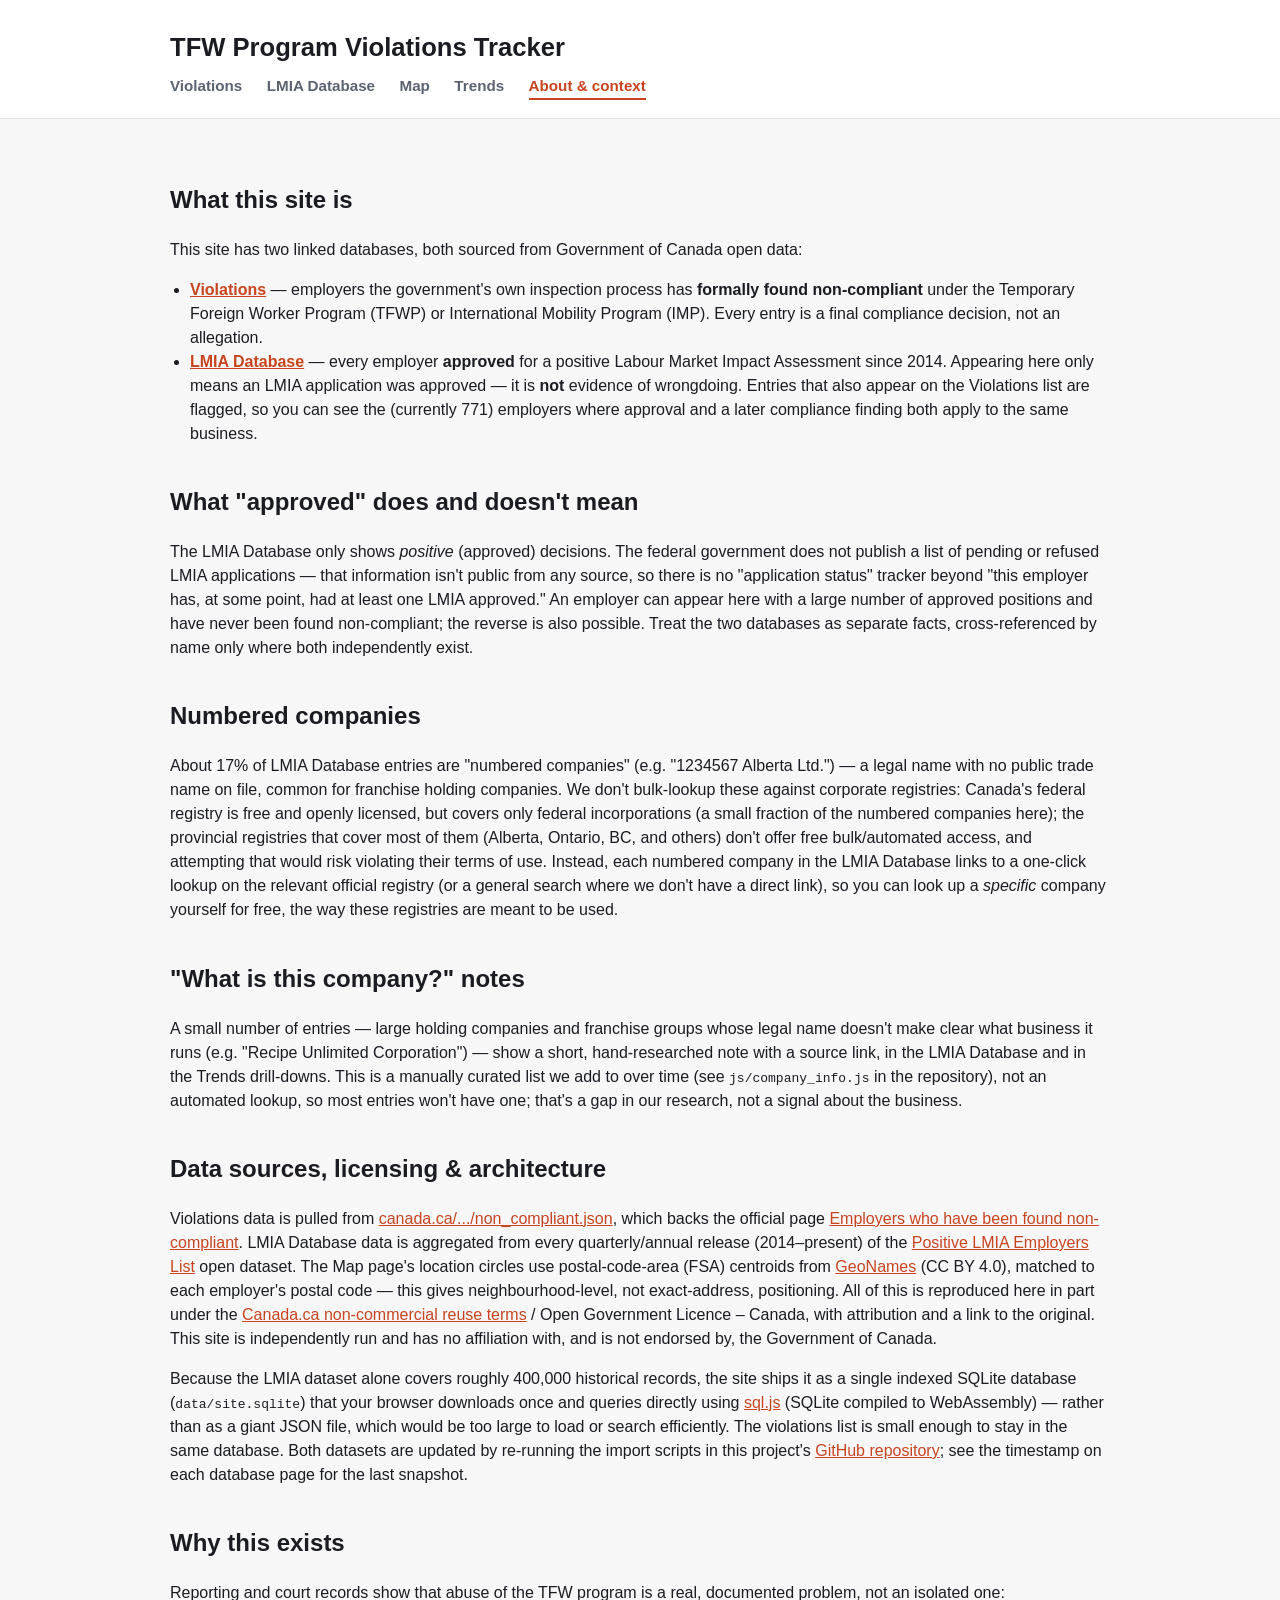
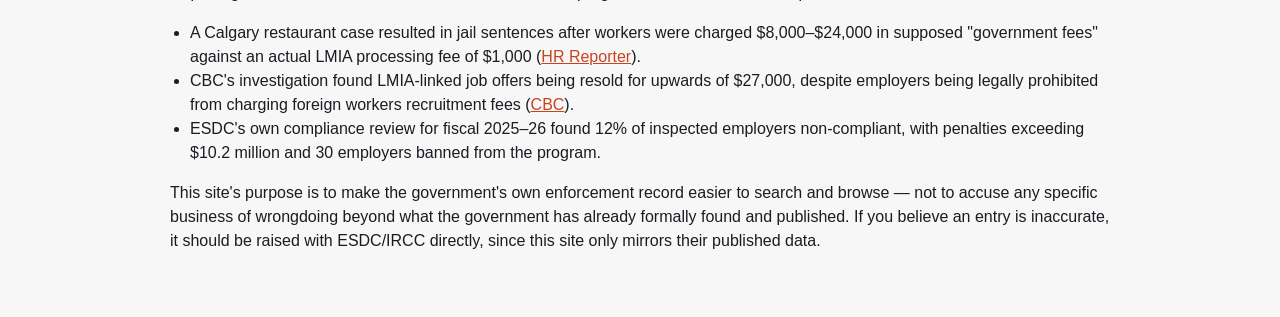
<file: about.html>
<!doctype html>
<html lang="en">
<head>
<meta charset="utf-8">
<meta name="viewport" content="width=device-width, initial-scale=1">
<title>About &amp; context - TFW Program Violations Tracker</title>
<link rel="stylesheet" href="css/style.css">
</head>
<body>
<header class="site-header">
  <div class="wrap">
    <h1>TFW Program Violations Tracker</h1>
    <nav class="site-nav">
      <a href="index.html">Violations</a>
      <a href="lmia.html">LMIA Database</a>
      <a href="map.html">Map</a>
      <a href="trends.html">Trends</a>
      <a href="about.html" class="active">About &amp; context</a>
    </nav>
  </div>
</header>

<main class="wrap prose">
  <h2>What this site is</h2>
  <p>
    This site has two linked databases, both sourced from Government of
    Canada open data:
  </p>
  <ul>
    <li>
      <strong><a href="index.html">Violations</a></strong> &mdash; employers
      the government's own inspection process has <strong>formally found
      non-compliant</strong> under the Temporary Foreign Worker Program
      (TFWP) or International Mobility Program (IMP). Every entry is a
      final compliance decision, not an allegation.
    </li>
    <li>
      <strong><a href="lmia.html">LMIA Database</a></strong> &mdash; every
      employer <strong>approved</strong> for a positive Labour Market
      Impact Assessment since 2014. Appearing here only means an LMIA
      application was approved &mdash; it is <strong>not</strong> evidence
      of wrongdoing. Entries that also appear on the Violations list are
      flagged, so you can see the (currently 771) employers where approval
      and a later compliance finding both apply to the same business.
    </li>
  </ul>

  <h2>What "approved" does and doesn't mean</h2>
  <p>
    The LMIA Database only shows <em>positive</em> (approved) decisions.
    The federal government does not publish a list of pending or refused
    LMIA applications &mdash; that information isn't public from any
    source, so there is no "application status" tracker beyond "this
    employer has, at some point, had at least one LMIA approved." An
    employer can appear here with a large number of approved positions and
    have never been found non-compliant; the reverse is also possible.
    Treat the two databases as separate facts, cross-referenced by name
    only where both independently exist.
  </p>

  <h2>Numbered companies</h2>
  <p>
    About 17% of LMIA Database entries are "numbered companies"
    (e.g. "1234567 Alberta Ltd.") &mdash; a legal name with no public trade
    name on file, common for franchise holding companies. We don't
    bulk-lookup these against corporate registries: Canada's federal
    registry is free and openly licensed, but covers only federal
    incorporations (a small fraction of the numbered companies here); the
    provincial registries that cover most of them (Alberta, Ontario, BC,
    and others) don't offer free bulk/automated access, and attempting
    that would risk violating their terms of use. Instead, each numbered
    company in the LMIA Database links to a one-click lookup on the
    relevant official registry (or a general search where we don't have a
    direct link), so you can look up a <em>specific</em> company yourself
    for free, the way these registries are meant to be used.
  </p>

  <h2>"What is this company?" notes</h2>
  <p>
    A small number of entries &mdash; large holding companies and
    franchise groups whose legal name doesn't make clear what business
    it runs (e.g. "Recipe Unlimited Corporation") &mdash; show a short,
    hand-researched note with a source link, in the LMIA Database and in
    the Trends drill-downs. This is a manually curated list we add to
    over time (see <code>js/company_info.js</code> in the repository),
    not an automated lookup, so most entries won't have one; that's a
    gap in our research, not a signal about the business.
  </p>

  <h2>Data sources, licensing &amp; architecture</h2>
  <p>
    Violations data is pulled from
    <a href="https://www.canada.ca/content/dam/ircc/documents/json/non_compliant.json" target="_blank" rel="noopener">canada.ca/.../non_compliant.json</a>,
    which backs the official page
    <a href="https://www.canada.ca/en/immigration-refugees-citizenship/services/work-canada/employers-non-compliant.html" target="_blank" rel="noopener">Employers who have been found non-compliant</a>.
    LMIA Database data is aggregated from every quarterly/annual release
    (2014&ndash;present) of the
    <a href="https://open.canada.ca/data/en/dataset/90fed587-1364-4f33-a9ee-208181dc0b97" target="_blank" rel="noopener">Positive LMIA Employers List</a>
    open dataset. The Map page's location circles use postal-code-area
    (FSA) centroids from <a href="https://www.geonames.org/" target="_blank" rel="noopener">GeoNames</a>
    (CC BY 4.0), matched to each employer's postal code &mdash; this gives
    neighbourhood-level, not exact-address, positioning. All of this is
    reproduced here in part under the
    <a href="https://www.canada.ca/en/transparency/terms.html" target="_blank" rel="noopener">Canada.ca non-commercial reuse terms</a>
    / Open Government Licence &ndash; Canada, with attribution and a link to
    the original. This site is independently run and has no affiliation
    with, and is not endorsed by, the Government of Canada.
  </p>
  <p>
    Because the LMIA dataset alone covers roughly 400,000 historical
    records, the site ships it as a single indexed SQLite database
    (<code>data/site.sqlite</code>) that your browser downloads once and
    queries directly using <a href="https://sql.js.org/" target="_blank" rel="noopener">sql.js</a>
    (SQLite compiled to WebAssembly) &mdash; rather than as a giant JSON
    file, which would be too large to load or search efficiently. The
    violations list is small enough to stay in the same database. Both
    datasets are updated by re-running the import scripts in this project's
    <a href="https://github.com/scottjamesdewar-oss/lmia-website" target="_blank" rel="noopener">GitHub repository</a>; see the timestamp on each
    database page for the last snapshot.
  </p>

  <h2>Why this exists</h2>
  <p>
    Reporting and court records show that abuse of the TFW program is a
    real, documented problem, not an isolated one:
  </p>
  <ul>
    <li>
      A Calgary restaurant case resulted in jail sentences after workers
      were charged $8,000&ndash;$24,000 in supposed "government fees"
      against an actual LMIA processing fee of $1,000
      (<a href="https://www.hrreporter.com/news/hr-news/calgary-restaurant-partners-face-jail-time-over-tfwp-abuses/393898" target="_blank" rel="noopener">HR Reporter</a>).
    </li>
    <li>
      CBC's investigation found LMIA-linked job offers being resold for
      upwards of $27,000, despite employers being legally prohibited from
      charging foreign workers recruitment fees
      (<a href="https://www.cbc.ca/1.7350596" target="_blank" rel="noopener">CBC</a>).
    </li>
    <li>
      ESDC's own compliance review for fiscal 2025&ndash;26 found 12% of
      inspected employers non-compliant, with penalties exceeding $10.2
      million and 30 employers banned from the program.
    </li>
  </ul>
  <p>
    This site's purpose is to make the government's own enforcement record
    easier to search and browse &mdash; not to accuse any specific business
    of wrongdoing beyond what the government has already formally found and
    published. If you believe an entry is inaccurate, it should be raised
    with ESDC/IRCC directly, since this site only mirrors their published
    data.
  </p>
</main>
</body>
</html>
</file>
<file: css/style.css>
:root {
  --bg: #0f1115;
  --surface: #171a21;
  --surface-2: #1f232c;
  --border: #2a2f3a;
  --text: #e8eaed;
  --text-dim: #9aa1ad;
  --accent: #e4572e;
  --accent-dim: #7a3a26;
  --danger: #ef4444;
  --ok: #4b5563;
  --radius: 8px;
}

@media (prefers-color-scheme: light) {
  :root:not([data-theme="dark"]) {
    --bg: #f7f7f8;
    --surface: #ffffff;
    --surface-2: #f0f1f3;
    --border: #e0e2e7;
    --text: #1a1c21;
    --text-dim: #5b6270;
    --accent: #c8441f;
    --accent-dim: #f3d3c4;
    --ok: #6b7280;
  }
}

:root[data-theme="light"] {
  --bg: #f7f7f8;
  --surface: #ffffff;
  --surface-2: #f0f1f3;
  --border: #e0e2e7;
  --text: #1a1c21;
  --text-dim: #5b6270;
  --accent: #c8441f;
  --accent-dim: #f3d3c4;
  --ok: #6b7280;
}

* { box-sizing: border-box; }

body {
  margin: 0;
  background: var(--bg);
  color: var(--text);
  font-family: -apple-system, BlinkMacSystemFont, "Segoe UI", Roboto, Helvetica, Arial, sans-serif;
  line-height: 1.5;
}

.wrap {
  max-width: 980px;
  margin: 0 auto;
  padding: 0 20px;
}

.site-header {
  background: var(--surface);
  border-bottom: 1px solid var(--border);
  padding: 28px 0 20px;
}

.site-header h1 {
  margin: 0 0 8px;
  font-size: 1.6rem;
}

.subtitle {
  color: var(--text-dim);
  max-width: 680px;
  margin: 0 0 16px;
}

.site-nav a {
  color: var(--text-dim);
  text-decoration: none;
  margin-right: 20px;
  padding-bottom: 4px;
  border-bottom: 2px solid transparent;
  font-weight: 600;
  font-size: 0.95rem;
}

.site-nav a.active,
.site-nav a:hover {
  color: var(--accent);
  border-bottom-color: var(--accent);
}

main.wrap {
  padding-top: 24px;
  padding-bottom: 48px;
}

.notice {
  background: var(--surface);
  border: 1px solid var(--border);
  border-left: 4px solid var(--accent);
  border-radius: var(--radius);
  padding: 14px 18px;
  margin-bottom: 20px;
  font-size: 0.92rem;
  color: var(--text-dim);
}

.notice strong { color: var(--text); }

.controls {
  display: grid;
  grid-template-columns: 2fr 1fr 1fr 1fr 1fr;
  gap: 10px;
  margin-bottom: 14px;
}

@media (max-width: 720px) {
  .controls { grid-template-columns: 1fr; }
}

.controls input,
.controls select {
  background: var(--surface);
  border: 1px solid var(--border);
  color: var(--text);
  border-radius: var(--radius);
  padding: 10px 12px;
  font-size: 0.95rem;
}

.glossary {
  background: var(--surface);
  border: 1px solid var(--border);
  border-radius: var(--radius);
  padding: 10px 18px;
  margin-bottom: 14px;
  font-size: 0.9rem;
}

.glossary summary {
  cursor: pointer;
  color: var(--accent);
  font-weight: 600;
  padding: 4px 0;
}

.glossary dl {
  margin: 10px 0 4px;
}

.glossary dt {
  color: var(--text);
  font-weight: 600;
  margin-top: 10px;
}

.glossary dd {
  color: var(--text-dim);
  margin: 2px 0 0;
}

.result-count {
  color: var(--text-dim);
  font-size: 0.85rem;
  margin: 0 0 14px;
}

.results {
  display: grid;
  gap: 10px;
}

.card {
  background: var(--surface);
  border: 1px solid var(--border);
  border-radius: var(--radius);
  padding: 14px 16px;
}

.card-name {
  margin: 0 0 2px;
  font-size: 1.05rem;
}

.card-legal {
  margin: 0 0 6px;
  color: var(--text-dim);
  font-size: 0.85rem;
}

.card-address {
  margin: 0 0 8px;
  font-size: 0.88rem;
  color: var(--text-dim);
}

.card-registry {
  margin: 0 0 8px;
  font-size: 0.82rem;
}

.card-registry a {
  color: var(--accent);
}

.card-reasons {
  margin: 0 0 10px;
  padding-left: 18px;
  font-size: 0.88rem;
}

.card-reasons li { margin-bottom: 2px; }

.card-meta {
  display: flex;
  gap: 14px;
  flex-wrap: wrap;
  font-size: 0.85rem;
  color: var(--text-dim);
}

.card-meta .card-status {
  font-weight: 700;
}

.card-meta .status-ineligible {
  color: var(--danger);
}

.flag-badge {
  display: inline-block;
  background: var(--accent-dim);
  color: var(--accent);
  border-radius: 999px;
  padding: 3px 10px;
  font-size: 0.78rem;
  font-weight: 700;
  margin: 2px 0 8px;
}

.card-flag a {
  color: inherit;
  text-decoration: underline;
}

.pagination {
  display: flex;
  align-items: center;
  justify-content: center;
  gap: 16px;
  margin: 24px 0;
  font-size: 0.9rem;
  color: var(--text-dim);
}

.pagination[hidden] {
  display: none;
}

.pagination button {
  background: var(--surface);
  border: 1px solid var(--border);
  color: var(--text);
  border-radius: var(--radius);
  padding: 8px 14px;
  cursor: pointer;
  font-size: 0.9rem;
}

.pagination button:disabled {
  opacity: 0.4;
  cursor: default;
}

.chart-card {
  background: var(--surface);
  border: 1px solid var(--border);
  border-radius: var(--radius);
  padding: 20px;
  margin-bottom: 24px;
}

.drill-overlay {
  position: fixed;
  inset: 0;
  background: rgba(0, 0, 0, 0.55);
  display: flex;
  align-items: center;
  justify-content: center;
  padding: 20px;
  z-index: 1000;
}

.drill-overlay[hidden] {
  display: none;
}

.drill-panel {
  background: var(--surface);
  border: 1px solid var(--border);
  border-radius: var(--radius);
  width: 100%;
  max-width: 720px;
  max-height: 85vh;
  display: flex;
  flex-direction: column;
  padding: 18px 20px;
}

.drill-header {
  display: flex;
  align-items: flex-start;
  justify-content: space-between;
  gap: 12px;
  margin-bottom: 8px;
}

.drill-breadcrumb {
  font-size: 0.95rem;
  color: var(--text-dim);
}

.drill-breadcrumb button {
  background: none;
  border: none;
  color: var(--accent);
  font-size: 0.95rem;
  cursor: pointer;
  padding: 0;
  text-decoration: underline;
}

.drill-breadcrumb .sep {
  margin: 0 6px;
  color: var(--text-dim);
}

.drill-close {
  background: none;
  border: none;
  color: var(--text-dim);
  font-size: 1.6rem;
  line-height: 1;
  cursor: pointer;
  padding: 0 4px;
}

.drill-filters {
  display: flex;
  align-items: center;
  gap: 8px;
  margin-bottom: 8px;
}

.drill-filters[hidden] {
  display: none;
}

.drill-filters label {
  font-size: 0.85rem;
  color: var(--text-dim);
}

.drill-filters select {
  background: var(--surface);
  border: 1px solid var(--border);
  color: var(--text);
  border-radius: var(--radius);
  padding: 6px 10px;
  font-size: 0.88rem;
}

.drill-list {
  overflow-y: auto;
  flex: 1;
  border-top: 1px solid var(--border);
  margin-top: 8px;
}

.drill-row {
  display: flex;
  justify-content: space-between;
  align-items: center;
  gap: 12px;
  padding: 10px 4px;
  border-bottom: 1px solid var(--border);
  cursor: pointer;
}

.drill-row:hover {
  background: var(--surface-2);
}

.drill-row.static {
  cursor: default;
}

.drill-row-main {
  min-width: 0;
}

.drill-row-name {
  font-weight: 600;
  font-size: 0.92rem;
}

.drill-row-sub {
  font-size: 0.8rem;
  color: var(--text-dim);
}

.drill-row-info {
  font-size: 0.78rem;
  color: var(--text-dim);
  margin-top: 4px;
}

.drill-row-info a {
  color: var(--accent);
  white-space: nowrap;
}

.card-info {
  margin: 0 0 8px;
  font-size: 0.82rem;
  color: var(--text-dim);
}

.card-info a {
  color: var(--accent);
  white-space: nowrap;
}

.drill-row-value {
  font-size: 0.85rem;
  color: var(--text-dim);
  white-space: nowrap;
}

.chart-card h2 {
  margin: 0 0 4px;
  font-size: 1.15rem;
}

.chart-sub {
  margin: 0 0 16px;
  color: var(--text-dim);
  font-size: 0.85rem;
}

.chart-wrap {
  position: relative;
  height: 340px;
}

#mapWrap {
  height: 65vh;
  min-height: 420px;
  border-radius: var(--radius);
  overflow: hidden;
  border: 1px solid var(--border);
}

.lmia-pin-dot {
  display: block;
  width: 12px;
  height: 12px;
  border-radius: 50%;
  background: var(--accent);
  border: 2px solid #fff;
  box-shadow: 0 0 0 1px rgba(0, 0, 0, 0.25);
}

.lmia-cluster div {
  display: flex;
  align-items: center;
  justify-content: center;
  width: 40px;
  height: 40px;
  border-radius: 50%;
  border: 2px solid #fff;
  box-shadow: 0 0 0 1px rgba(0, 0, 0, 0.25);
  color: #fff;
  font-weight: 700;
  font-size: 0.78rem;
}

.lmia-cluster-small div {
  background: rgba(228, 87, 46, 0.75);
}

.lmia-cluster-medium div {
  background: rgba(200, 68, 31, 0.85);
}

.lmia-cluster-large div {
  background: rgba(150, 40, 15, 0.92);
}

.map-controls {
  display: flex;
  flex-wrap: wrap;
  gap: 6px;
  margin-bottom: 14px;
}

.map-controls button {
  background: var(--surface);
  border: 1px solid var(--border);
  color: var(--text-dim);
  border-radius: 999px;
  padding: 6px 14px;
  font-size: 0.82rem;
  cursor: pointer;
}

.map-controls button.active {
  background: var(--accent);
  border-color: var(--accent);
  color: #fff;
  font-weight: 700;
}

.map-legend {
  margin-top: 10px;
  font-size: 0.82rem;
  color: var(--text-dim);
}

.leaflet-popup-content {
  font-size: 0.85rem;
}

.leaflet-popup-content table {
  border-collapse: collapse;
  width: 100%;
  margin-top: 6px;
}

.leaflet-popup-content td {
  padding: 2px 6px 2px 0;
  font-size: 0.8rem;
}

.site-footer {
  margin-top: 32px;
  padding-top: 16px;
  border-top: 1px solid var(--border);
  color: var(--text-dim);
  font-size: 0.8rem;
}

.prose h2 {
  margin-top: 1.6em;
}

.prose a {
  color: var(--accent);
}

.prose ul {
  padding-left: 20px;
}
</file>
